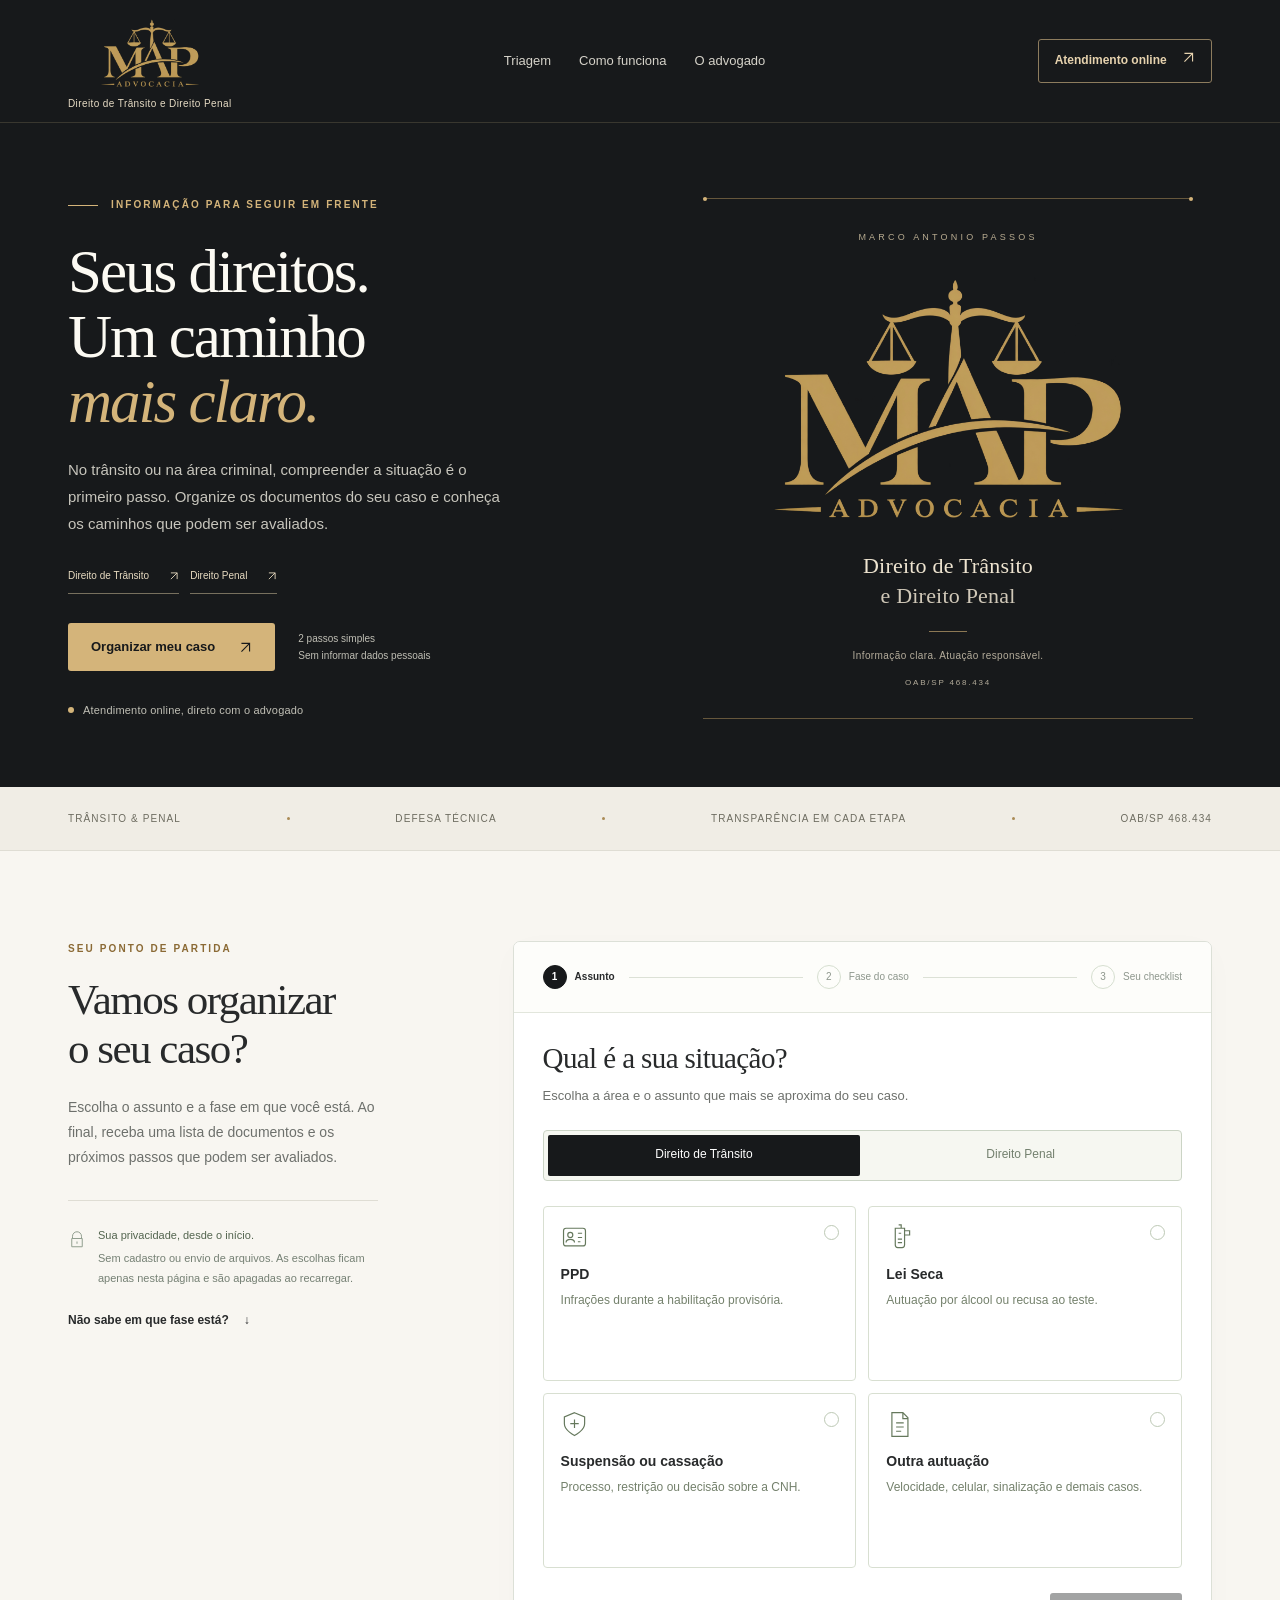
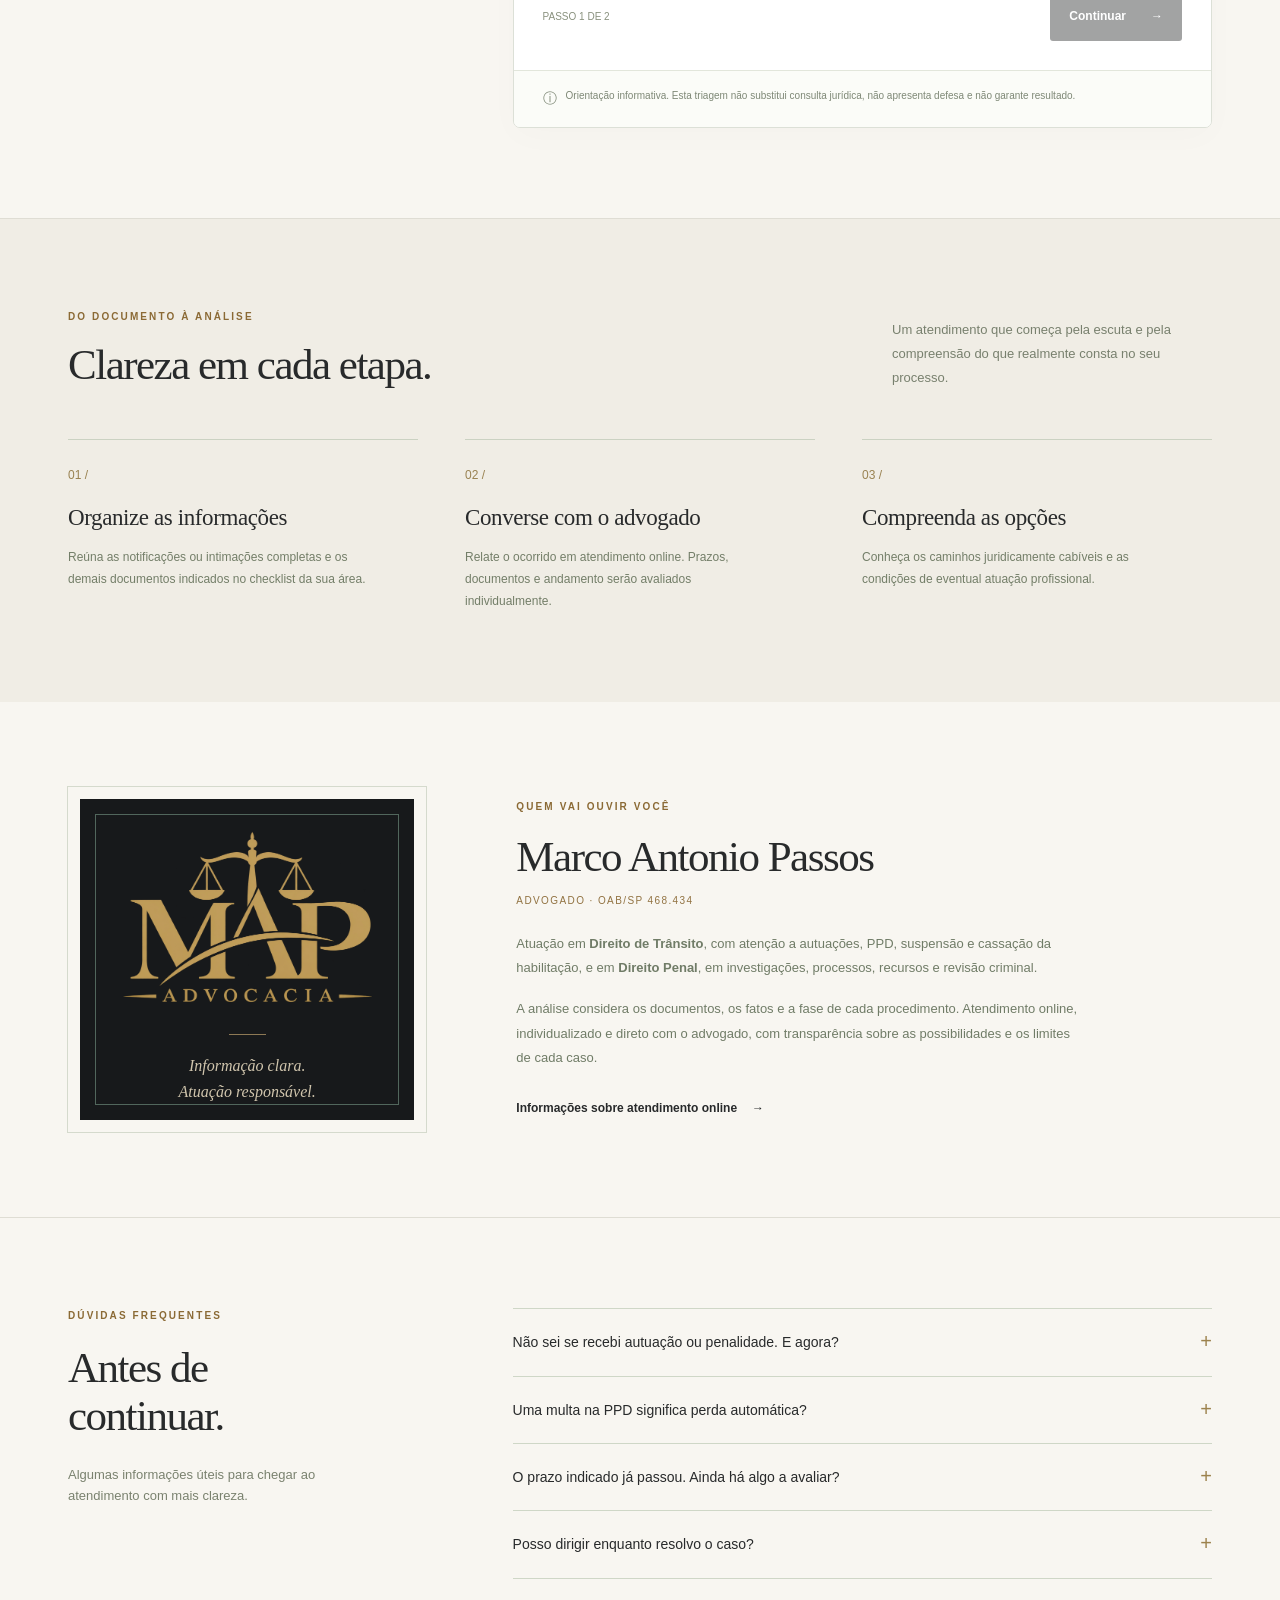
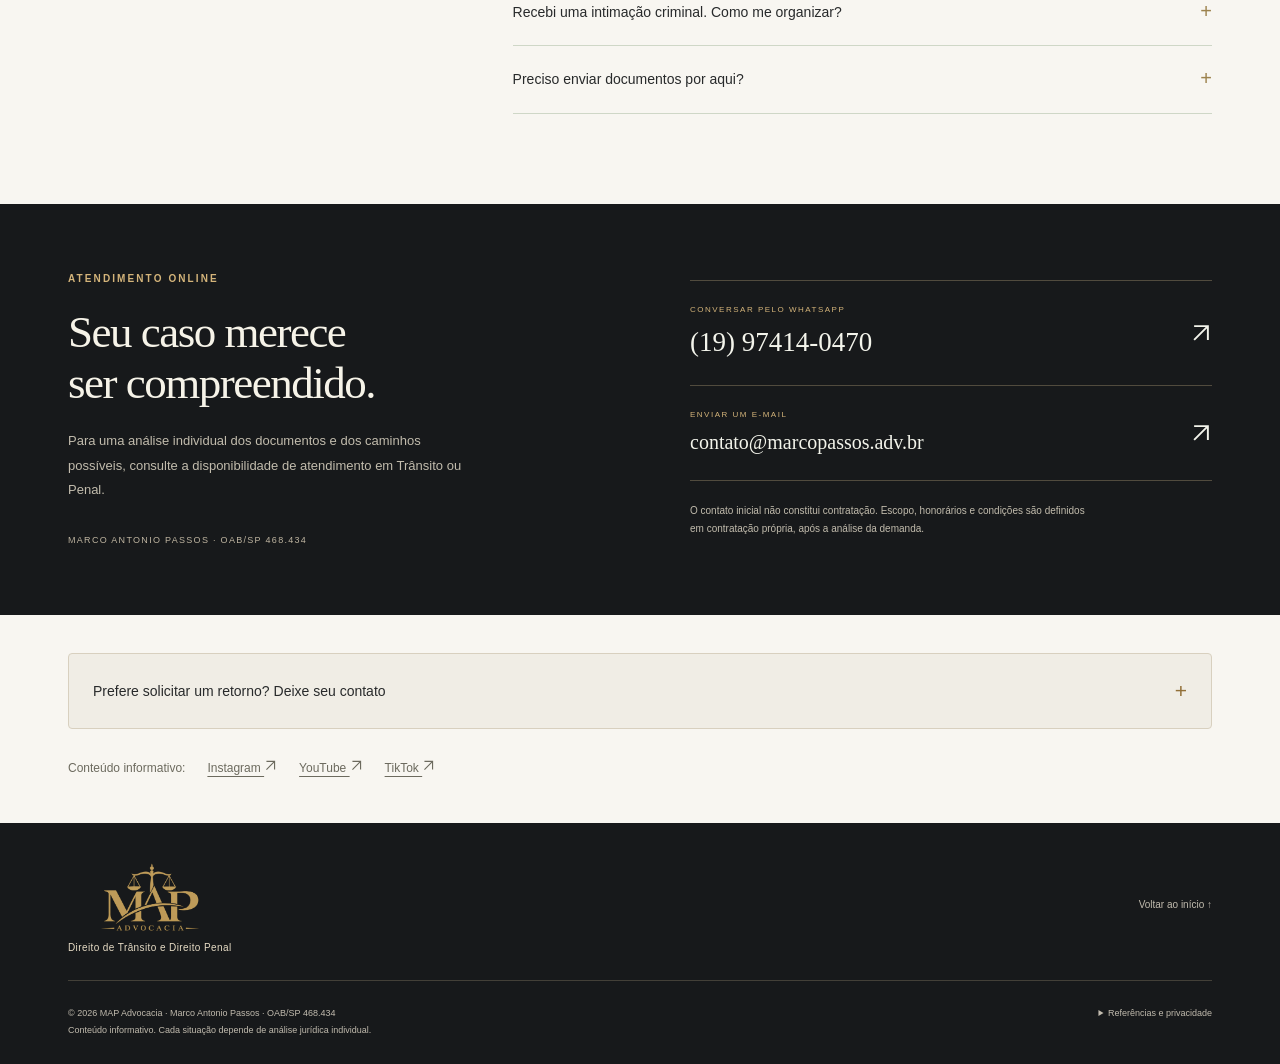
<file: index.html>
<!doctype html>
<html lang="pt-BR">
<head>
  <meta charset="utf-8">
  <meta name="viewport" content="width=device-width, initial-scale=1">
  <meta name="robots" content="index, follow">
  <link rel="canonical" href="https://www.marcopassos.adv.br/">
  <meta name="description" content="MAP Advocacia — Direito de Trânsito e Direito Penal com Marco Antonio Passos. Organize os documentos do seu caso e compreenda os próximos passos para um atendimento online individual.">
  <meta name="theme-color" content="#17191b">
  <title>MAP Advocacia | Direito de Trânsito e Direito Penal</title>
  <link rel="icon" href="favicon.svg" type="image/svg+xml">
  <link rel="preload" as="image" href="map-advocacia.png">
  <link rel="stylesheet" href="styles.css">
  <script src="content.js" defer></script>
  <script src="app.js" defer></script>
  <script src="analytics.js" defer></script>
</head>
<body>
  <a class="skip" href="#triagem">Pular para a triagem</a>
  <header class="site-header">
    <div class="header-inner wrap">
      <a class="brand" href="#inicio" aria-label="MAP Advocacia — Direito de Trânsito e Direito Penal, início"><img class="brand-logo" src="map-advocacia.png" alt="MAP Advocacia" width="1448" height="1086"><span class="brand-practices">Direito de Trânsito <span>e Direito Penal</span></span></a>
      <nav aria-label="Navegação principal"><a href="#triagem">Triagem</a><a href="#como-funciona">Como funciona</a><a href="#sobre">O advogado</a></nav>
      <a class="header-contact" href="#atendimento">Atendimento online <svg class="arrow-icon" viewBox="0 0 16 16" fill="none" aria-hidden="true"><path d="M3 13 13 3M3 3h10v10" stroke="currentColor" stroke-width="1.4"/></svg></a>
    </div>
  </header>
  <main>
    <section id="inicio" class="hero">
      <div class="wrap hero-grid">
        <div class="hero-copy">
          <div class="eyebrow"><span class="short-line"></span> INFORMAÇÃO PARA SEGUIR EM FRENTE</div>
          <h1>Seus direitos.<br>Um caminho<br><em>mais claro.</em></h1>
          <p>No trânsito ou na área criminal, compreender a situação é o primeiro passo. Organize os documentos do seu caso e conheça os caminhos que podem ser avaliados.</p>
          <div class="area-entry"><a href="#triagem" data-start-area="transito">Direito de Trânsito <svg class="arrow-icon" viewBox="0 0 16 16" fill="none" aria-hidden="true"><path d="M3 13 13 3M3 3h10v10" stroke="currentColor" stroke-width="1.4"/></svg></a><a href="#triagem" data-start-area="penal">Direito Penal <svg class="arrow-icon" viewBox="0 0 16 16" fill="none" aria-hidden="true"><path d="M3 13 13 3M3 3h10v10" stroke="currentColor" stroke-width="1.4"/></svg></a></div>
          <div class="hero-actions"><a href="#triagem" class="button gold">Organizar meu caso <svg class="arrow-icon" viewBox="0 0 16 16" fill="none" aria-hidden="true"><path d="M3 13 13 3M3 3h10v10" stroke="currentColor" stroke-width="1.4"/></svg></a><span class="hero-hint">2 passos simples<br>Sem informar dados pessoais</span></div>
          <div class="hero-foot"><span class="status-dot"></span> Atendimento online, direto com o advogado</div>
        </div>
        <div class="brand-panel">
          <span class="brand-panel-eyebrow">MARCO ANTONIO PASSOS</span>
          <img class="hero-brand-logo" src="map-advocacia.png" alt="MAP Advocacia" width="1448" height="1086" fetchpriority="high">
          <p class="brand-panel-practices">Direito de Trânsito<br><span>e Direito Penal</span></p>
          <div class="brand-panel-rule"></div>
          <p class="brand-panel-caption">Informação clara. Atuação responsável.</p>
          <span class="brand-panel-oab">OAB/SP 468.434</span>
        </div>
      </div>
    </section>
    <div class="principles"><div class="wrap"><span>Trânsito & Penal</span><i></i><span>Defesa técnica</span><i></i><span>Transparência em cada etapa</span><i></i><span>OAB/SP 468.434</span></div></div>

    <section id="triagem" class="triage-section section-space">
      <div class="wrap triage-grid">
        <aside class="triage-intro"><div class="eyebrow dark">SEU PONTO DE PARTIDA</div><h2>Vamos organizar<br> o seu caso?</h2><p>Escolha o assunto e a fase em que você está. Ao final, receba uma lista de documentos e os próximos passos que podem ser avaliados.</p><div class="privacy-note"><svg viewBox="0 0 24 24" aria-hidden="true"><path d="M6 10V7a6 6 0 0 1 12 0v3M5 10h14v11H5zM12 14v3"/></svg><p><strong>Sua privacidade, desde o início.</strong>Sem cadastro ou envio de arquivos. As escolhas ficam apenas nesta página e são apagadas ao recarregar.</p></div><a class="text-link" href="#duvidas">Não sabe em que fase está? <span aria-hidden="true">↓</span></a></aside>
        <div class="triage-card" id="triage-card">
          <ol class="stepper" aria-label="Etapas da triagem"><li class="active" data-step="1" aria-current="step"><span>1</span> Assunto</li><li data-step="2"><span>2</span> Fase do caso</li><li data-step="3"><span>3</span> Seu checklist</li></ol>
          <div id="wizard-content"></div>
          <noscript><div class="no-script"><h3>Ative o JavaScript para usar a triagem.</h3><p>Você também pode separar sua habilitação, as notificações completas e os protocolos existentes e consultar os canais de atendimento abaixo.</p><a href="#atendimento">Ver atendimento</a></div></noscript>
          <div class="triage-disclaimer"><span aria-hidden="true">ⓘ</span><p>Orientação informativa. Esta triagem não substitui consulta jurídica, não apresenta defesa e não garante resultado.</p></div>
        </div>
      </div>
    </section>

    <section id="como-funciona" class="how-section section-space"><div class="wrap"><div class="section-heading"><div><div class="eyebrow dark">DO DOCUMENTO À ANÁLISE</div><h2>Clareza em cada etapa.</h2></div><p>Um atendimento que começa pela escuta e pela compreensão do que realmente consta no seu processo.</p></div><div class="process-grid"><article><span class="process-number">01 /</span><h3>Organize as informações</h3><p>Reúna as notificações ou intimações completas e os demais documentos indicados no checklist da sua área.</p></article><article><span class="process-number">02 /</span><h3>Converse com o advogado</h3><p>Relate o ocorrido em atendimento online. Prazos, documentos e andamento serão avaliados individualmente.</p></article><article><span class="process-number">03 /</span><h3>Compreenda as opções</h3><p>Conheça os caminhos juridicamente cabíveis e as condições de eventual atuação profissional.</p></article></div></div></section>

    <section id="sobre" class="about-section"><div class="wrap about-grid"><div class="about-seal" aria-hidden="true"><img class="about-brand-logo" src="map-advocacia.png" alt="" width="1448" height="1086" loading="lazy"><div class="seal-line"></div><p>Informação clara.<br>Atuação responsável.</p></div><div class="about-copy"><div class="eyebrow dark">QUEM VAI OUVIR VOCÊ</div><h2>Marco Antonio Passos</h2><div class="oab">ADVOGADO · OAB/SP 468.434</div><p>Atuação em <strong>Direito de Trânsito</strong>, com atenção a autuações, PPD, suspensão e cassação da habilitação, e em <strong>Direito Penal</strong>, em investigações, processos, recursos e revisão criminal.</p><p>A análise considera os documentos, os fatos e a fase de cada procedimento. Atendimento online, individualizado e direto com o advogado, com transparência sobre as possibilidades e os limites de cada caso.</p><a href="#atendimento" class="text-link">Informações sobre atendimento online <span aria-hidden="true">→</span></a></div></div></section>

    <section id="duvidas" class="faq-section section-space"><div class="wrap faq-grid"><div><div class="eyebrow dark">DÚVIDAS FREQUENTES</div><h2>Antes de<br> continuar.</h2><p>Algumas informações úteis para chegar ao atendimento com mais clareza.</p></div><div class="faq-list"><details><summary>Não sei se recebi autuação ou penalidade. E agora?<span aria-hidden="true">+</span></summary><p>Veja o título do documento e os campos “defesa” ou “recurso”. A notificação de autuação costuma indicar a oportunidade de defesa da autuação; a de penalidade informa a multa aplicada e a via de recurso. Se continuar em dúvida, escolha “Não sei em que fase está” na triagem e obtenha a cópia completa no portal oficial do órgão.</p></details><details><summary>Uma multa na PPD significa perda automática?<span aria-hidden="true">+</span></summary><p>Não conclua o efeito sobre sua habilitação apenas pela existência de um registro. É preciso avaliar a natureza da infração, a data do fato, a responsabilidade atribuída, a validade da PPD e o andamento administrativo. Separe os documentos para uma análise individual.</p></details><details><summary>O prazo indicado já passou. Ainda há algo a avaliar?<span aria-hidden="true">+</span></summary><p>Reúna a notificação, os registros de recebimento e o histórico do processo. A análise pode identificar a fase atual, a regularidade da ciência e a existência de alguma via ainda cabível. Não há reabertura automática de prazo nem garantia de recurso ou medida judicial.</p></details><details><summary>Posso dirigir enquanto resolvo o caso?<span aria-hidden="true">+</span></summary><p>Esta triagem não verifica seu prontuário e não autoriza a condução. Consulte a situação oficial da habilitação no Detran e as decisões do processo. Se houver restrição ou dúvida sobre seus efeitos, esclareça a situação antes de dirigir.</p></details><details><summary>Recebi uma intimação criminal. Como me organizar?<span aria-hidden="true">+</span></summary><p>Guarde o documento completo, identifique a data e a unidade responsável e separe o número do procedimento. Busque orientação de um defensor para compreender a finalidade e preparar o comparecimento. Se há pessoa presa ou ato próximo, não espere reunir todos os documentos para buscar assistência.</p></details><details><summary>Preciso enviar documentos por aqui?<span aria-hidden="true">+</span></summary><p>Não. A triagem não recebe nomes, números de documentos ou arquivos. Se desejar atendimento, você pode usar os canais abaixo ou o formulário opcional de retorno e combinar o envio por um canal adequado. Nunca informe senha gov.br, códigos de acesso ou dados bancários.</p></details></div></div></section>

    <section id="atendimento" class="contact-section"><div class="wrap contact-grid"><div><div class="eyebrow">ATENDIMENTO ONLINE</div><h2>Seu caso merece<br>ser compreendido.</h2><p>Para uma análise individual dos documentos e dos caminhos possíveis, consulte a disponibilidade de atendimento em Trânsito ou Penal.</p><span class="contact-caption">MARCO ANTONIO PASSOS · OAB/SP 468.434</span></div><div class="contact-options"><a class="contact-link" href="https://wa.me/5519974140470?text=Ol%C3%A1%2C%20gostaria%20de%20informa%C3%A7%C3%B5es%20sobre%20atendimento%20online." target="_blank" rel="noopener noreferrer"><span><small>CONVERSAR PELO WHATSAPP</small>(19) 97414-0470</span><svg class="arrow-icon" viewBox="0 0 16 16" fill="none" aria-hidden="true"><path d="M3 13 13 3M3 3h10v10" stroke="currentColor" stroke-width="1.4"/></svg></a><a class="contact-link email-link" href="mailto:contato@marcopassos.adv.br"><span><small>ENVIAR UM E-MAIL</small>contato@marcopassos.adv.br</span><svg class="arrow-icon" viewBox="0 0 16 16" fill="none" aria-hidden="true"><path d="M3 13 13 3M3 3h10v10" stroke="currentColor" stroke-width="1.4"/></svg></a><p>O contato inicial não constitui contratação. Escopo, honorários e condições são definidos em contratação própria, após a análise da demanda.</p></div></div></section>

      <div class="wrap contact-form-wrap">
        <details class="contact-form-details">
          <summary>Prefere solicitar um retorno? Deixe seu contato <span aria-hidden="true">+</span></summary>
          <div class="contact-form-body">
            <h3>Solicitação de retorno</h3>
            <p>Este formulário é opcional e separado da triagem. Informe apenas o necessário para o contato inicial; documentos e detalhes do caso podem ser tratados em canal reservado.</p>
            <form action="https://formspree.io/f/xreaywry" method="POST" class="contact-form">
              <div><label for="contato-nome">Nome</label><input id="contato-nome" name="nome" type="text" autocomplete="name" maxlength="120" required></div>
              <div><label for="contato-telefone">WhatsApp ou telefone</label><input id="contato-telefone" name="contato" type="tel" autocomplete="tel" maxlength="40" required></div>
              <div class="form-full"><label for="contato-mensagem">Assunto geral <span>(opcional)</span></label><textarea id="contato-mensagem" name="mensagem" rows="4" maxlength="1800" placeholder="Descreva brevemente o assunto, sem incluir documentos ou informações sensíveis."></textarea></div>
              <label class="form-consent form-full"><input name="consentimento" type="checkbox" value="Autorizo contato sobre minha solicitação" required><span>Autorizo o uso dos dados informados para responder à minha solicitação. O envio será processado pelo Formspree.</span></label>
              <div class="form-full"><button class="button gold" type="submit">Enviar solicitação de retorno</button><p class="form-disclaimer">O envio não constitui contratação, não suspende prazos e não assegura resposta imediata. Não use o formulário para atendimento urgente.</p></div>
            </form>
          </div>
        </details>
        <div class="social-links" aria-label="Redes sociais"><span>Conteúdo informativo:</span><a href="https://www.instagram.com/adv.mpassos" target="_blank" rel="noopener noreferrer">Instagram <svg class="arrow-icon" viewBox="0 0 16 16" fill="none" aria-hidden="true"><path d="M3 13 13 3M3 3h10v10" stroke="currentColor" stroke-width="1.4"/></svg></a><a href="https://www.youtube.com/@adv.mpassos" target="_blank" rel="noopener noreferrer">YouTube <svg class="arrow-icon" viewBox="0 0 16 16" fill="none" aria-hidden="true"><path d="M3 13 13 3M3 3h10v10" stroke="currentColor" stroke-width="1.4"/></svg></a><a href="https://www.tiktok.com/@dr.mpassos.adv" target="_blank" rel="noopener noreferrer">TikTok <svg class="arrow-icon" viewBox="0 0 16 16" fill="none" aria-hidden="true"><path d="M3 13 13 3M3 3h10v10" stroke="currentColor" stroke-width="1.4"/></svg></a></div>
      </div>
  </main>
  <footer><div class="wrap footer-top"><a class="brand" href="#inicio" aria-label="MAP Advocacia — Direito de Trânsito e Direito Penal, início"><img class="brand-logo" src="map-advocacia.png" alt="MAP Advocacia" width="1448" height="1086"><span class="brand-practices">Direito de Trânsito <span>e Direito Penal</span></span></a><a href="#inicio" class="back-top">Voltar ao início ↑</a></div><div class="wrap footer-bottom"><p>© 2026 MAP Advocacia · Marco Antonio Passos · OAB/SP 468.434<br>Conteúdo informativo. Cada situação depende de análise jurídica individual.</p><details class="references"><summary>Referências e privacidade</summary><p>Informações gerais verificadas em 17/11/2026. Consulte as regras e orientações atuais no órgão competente.</p><p><a href="https://www.planalto.gov.br/ccivil_03/leis/l9503compilado.htm" target="_blank" rel="noopener noreferrer">Código de Trânsito Brasileiro</a> · <a href="https://www.planalto.gov.br/ccivil_03/decreto-lei/del3689.htm" target="_blank" rel="noopener noreferrer">Código de Processo Penal</a> · <a href="https://www.gov.br/prf/pt-br/assuntos/notificacao-por-edital/multas-consuta-em-edital" target="_blank" rel="noopener noreferrer">Notificações — PRF</a> · <a href="https://www.oab.org.br/leisnormas/legislacao/provimentos/205-2021" target="_blank" rel="noopener noreferrer">Publicidade profissional — OAB</a></p><p>A triagem funciona no navegador, sem cadastro ou armazenamento persistente das escolhas. O site utiliza Google Analytics para estatísticas de acesso. Este código não envia as respostas da triagem nem os valores do formulário ao Analytics. Ao enviar a solicitação de retorno, nome, contato, assunto e autorização são encaminhados ao Formspree para processamento e retorno do advogado. A hospedagem pode processar registros técnicos de acesso. WhatsApp, e-mail e links externos seguem as políticas dos respectivos serviços. O assunto e a fase só são incluídos na mensagem se você abrir o botão de WhatsApp do resultado; o envio depende de sua confirmação no aplicativo.</p></details></div></footer>
  <div class="toast" id="toast" role="status" aria-live="polite"></div>
</body>
</html>
</file>
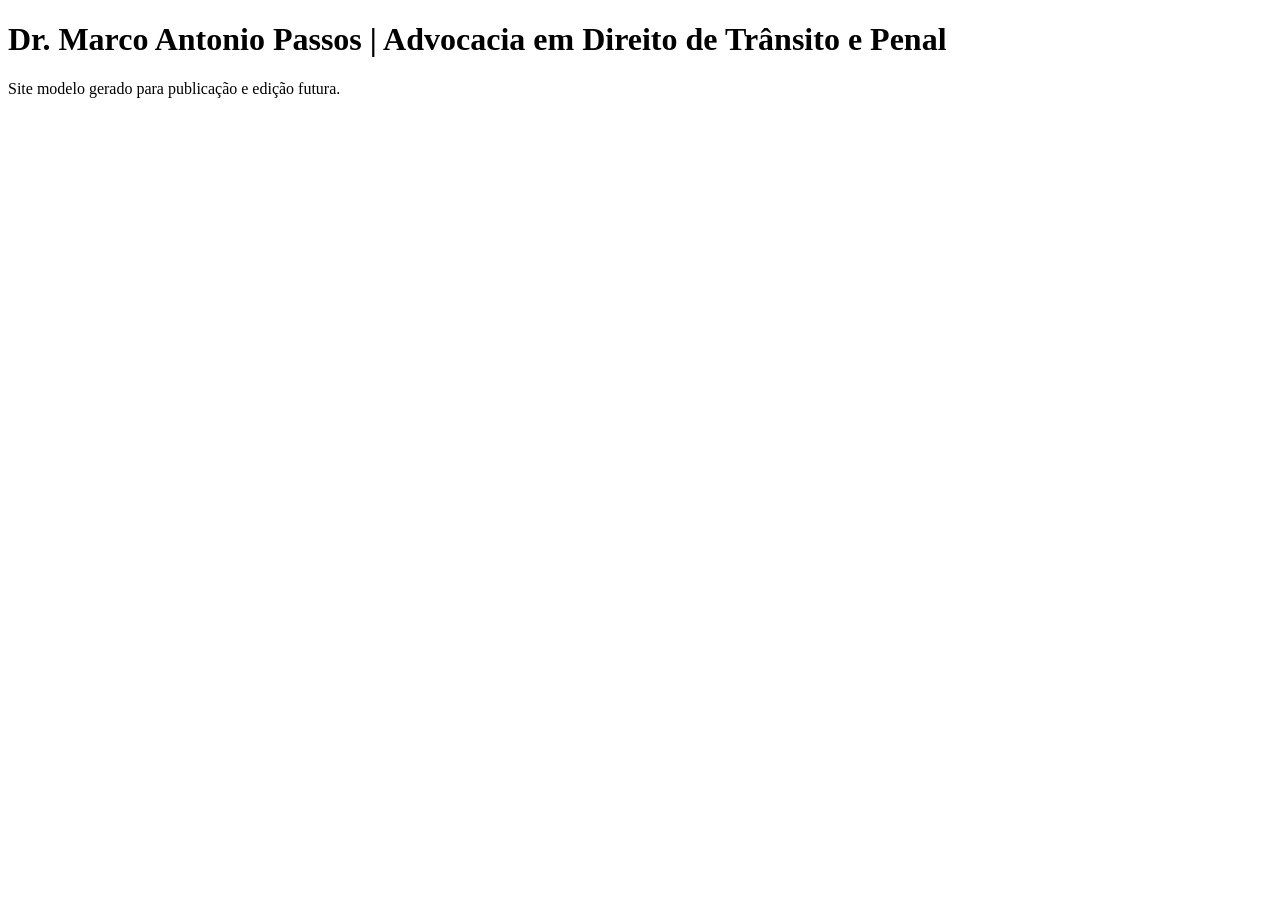
<file: landing_marco_passos.html>
<!doctype html>
<html lang="pt-BR">
<head>
  <meta charset="utf-8">
  <meta name="viewport" content="width=device-width,initial-scale=1">
  <title>Dr. Marco Antonio Passos | Advocacia em Direito de Trânsito e Penal</title>
  <meta name="description" content="Atuação técnica em defesa de condutores e defesa criminal. Multas, suspensão de CNH, recursos administrativos e defesa criminal." />
</head>
<body>
  <h1>Dr. Marco Antonio Passos | Advocacia em Direito de Trânsito e Penal</h1>
  <p>Site modelo gerado para publicação e edição futura.</p>
</body>
</html>
</file>
<file: styles.css>
@charset "UTF-8";
:root{--ink:#163337;--deep:#102c30;--deeper:#0c2427;--gold:#dbbb81;--gold-light:#ebd6b0;--paper:#f8f7f3;--muted:#657270;--line:#dedfd8;--white:#fff;--serif:Georgia,'Times New Roman',serif;--sans:Arial,Helvetica,sans-serif}
*{box-sizing:border-box}html{scroll-behavior:smooth;scroll-padding-top:100px}body{margin:0;background:var(--paper);color:var(--ink);font-family:var(--sans);font-size:16px;line-height:1.65}button,a,input{touch-action:manipulation}a{color:inherit;text-decoration:none}button,input{font:inherit}button{cursor:pointer}button:disabled{cursor:not-allowed}button,a,summary,input{ -webkit-tap-highlight-color:transparent}:focus-visible{outline:3px solid #b18742;outline-offset:5px}button:focus-visible{outline-offset:3px}h1,h2,h3,p{margin:0}h1,h2,h3{line-height:1.14;font-weight:400}h2{font:400 43px/1.13 var(--serif);letter-spacing:-1.5px}h3{font:400 25px/1.2 var(--serif)}.wrap{max-width:1232px;margin:auto;padding-left:44px;padding-right:44px}.skip{position:fixed;z-index:20;top:-70px;left:20px;padding:12px 20px;background:var(--gold);color:var(--deep)}.skip:focus{top:10px}.site-header{background:var(--paper);border-bottom:1px solid #e9e8e1;position:sticky;top:0;z-index:10}.header-inner{height:94px;display:flex;align-items:center;justify-content:space-between;gap:24px}.brand{display:flex;align-items:center;gap:15px;flex-shrink:0}.monogram{position:relative;font:32px/1 var(--serif);letter-spacing:-5px;padding:0 8px 7px 0;color:var(--ink)}.monogram span{height:1px;background:#aa884d;position:absolute;bottom:1px;left:2px;right:2px}.brand-text{font-size:15px;letter-spacing:2px;font-weight:600;line-height:1.4}.brand-text small{display:block;letter-spacing:2.1px;font-size:9px;font-weight:400;margin-top:4px}.header-inner nav{display:flex;gap:28px;font-size:13px;color:#596966}.header-inner nav a:hover,.text-link:hover{text-decoration:underline;text-underline-offset:5px}.header-contact{font-size:12px;font-weight:600;border:1px solid #b5bfb8;padding:11px 16px;border-radius:3px;white-space:nowrap}.header-contact span{margin-left:13px;font-size:18px}.header-contact:hover{background:#eeeee7}.hero{background:var(--deep);color:#fcfaf3;overflow:hidden}.hero-grid{display:grid;grid-template-columns:1.12fr 1fr;gap:52px;align-items:center;padding-top:74px;padding-bottom:68px;min-height:578px}.eyebrow{font-size:10px;letter-spacing:2.1px;font-weight:600;display:flex;align-items:center;gap:13px;color:var(--gold)}.short-line{height:1px;width:30px;background:var(--gold)}.eyebrow.dark{color:#8b6a35}.hero h1{font:400 61px/1.07 var(--serif);letter-spacing:-2px;margin:25px 0 22px}.hero h1 em{color:var(--gold);font-weight:400}.hero-copy>p{font-size:15px;line-height:1.8;color:#c3cfca;max-width:445px}.hero-actions{display:flex;gap:23px;align-items:center;margin:29px 0 30px}.button{min-height:48px;display:inline-flex;align-items:center;justify-content:center;gap:24px;border-radius:3px;padding:13px 22px;border:1px solid transparent;font-size:13px;font-weight:600;line-height:1.4;transition:background .15s,transform .15s}.button.gold{background:var(--gold);color:var(--deep)}.button.gold:hover{background:var(--gold-light);transform:translateY(-1px)}.button.primary{background:var(--deep);color:#fff}.button.primary:hover{background:#244c50}.button.secondary{border-color:#bfc8be;background:transparent;color:var(--deep)}.button.secondary:hover{background:#f0f2ed}.button:disabled{opacity:.4;transform:none}.hero-hint{font-size:10px;line-height:1.7;color:#b6c2bd}.hero-foot{font-size:11px;letter-spacing:.2px;color:#c0ccc5;display:flex;align-items:center;gap:9px}.status-dot{display:inline-block;height:6px;width:6px;border-radius:100%;background:#b5c9aa}.journey-art{height:393px;border:1px solid #48605c;border-radius:5px;background:linear-gradient(135deg,#183a3d88,#102c30);position:relative;max-width:490px;width:100%}.art-top{position:absolute;top:20px;left:23px;right:23px;display:flex;justify-content:space-between;font-size:8px;letter-spacing:1.8px;color:#b5c7bd}.road-art{position:absolute;height:100%;width:100%;left:0;top:30px;opacity:.75}.floating-label{position:absolute;right:21px;top:82px;font-size:10px;display:flex;align-items:center;gap:9px;color:#e3e6d9}.art-pin{background:#d4b47a;color:#173336;width:21px;height:21px;border-radius:50%;display:inline-flex;align-items:center;justify-content:center}.paper-card{position:absolute;right:28px;top:143px;width:288px;background:#f4f2e9;border-radius:4px;transform:rotate(-3deg);color:var(--deep);padding:22px 22px 0;box-shadow:0 13px 25px #06141630}.paper-heading{display:flex;align-items:center;gap:12px;font:19px/1.1 var(--serif);padding-bottom:18px;border-bottom:1px solid #d5d8cc}.paper-heading small{display:block;font:7px/1.3 var(--sans);letter-spacing:1px;margin-top:7px;color:#6f7a70}.document-icon{font:24px/1 var(--serif);border:1px solid #bbc5b7;width:30px;height:35px;display:grid;place-items:center;border-radius:2px}.paper-row{display:flex;align-items:center;padding:12px 0;border-bottom:1px solid #d5d8cc;font-size:10px;gap:12px}.paper-row>span{font-size:8px;color:#879080}.paper-row p{flex:1}.paper-row b{font-weight:400;color:#71865e}.paper-bottom{font-size:8px;color:#657565;padding:12px 0 14px}.art-caption{position:absolute;bottom:21px;left:24px;font-size:7px;letter-spacing:1.5px;line-height:1.8;color:var(--gold)}.art-caption span{display:block;color:#a7bdb1}.principles{border-bottom:1px solid var(--line);background:#f0f0e9}.principles .wrap{min-height:63px;display:flex;justify-content:space-between;align-items:center;gap:15px;font-size:10px;letter-spacing:1.1px;text-transform:uppercase;color:#5d6f67}.principles i{height:3px;width:3px;background:#aa8b55;border-radius:50%;flex-shrink:0}.section-space{padding:90px 0}.triage-grid{display:grid;grid-template-columns:.7fr 1.3fr;gap:68px;align-items:start}.triage-intro{position:sticky;top:135px}.triage-intro h2{margin:18px 0 22px}.triage-intro>p{color:var(--muted);font-size:14px;line-height:1.8;max-width:320px}.privacy-note{display:flex;gap:12px;border-top:1px solid var(--line);padding-top:25px;margin-top:29px;max-width:310px}.privacy-note svg{flex-shrink:0;width:18px;height:22px;stroke:#8f9d8d;fill:none;stroke-width:1.3;margin-top:3px}.privacy-note p{font-size:11px;color:#758074;line-height:1.8}.privacy-note strong{display:block;color:#53654f;font-weight:500;margin-bottom:4px}.text-link{font-size:12px;display:inline-flex;gap:15px;align-items:center;font-weight:600}.triage-intro>.text-link{margin-top:22px}.triage-card{border:1px solid #dce0d7;border-radius:7px;box-shadow:0 8px 34px #18382c05;background:#fff;overflow:hidden;min-width:0}.stepper{list-style:none;display:flex;padding:23px 29px;margin:0;border-bottom:1px solid #e2e6dc;gap:0;background:#fdfdfa}.stepper li{font-size:10px;display:flex;align-items:center;gap:8px;color:#8d968c;flex:1;white-space:nowrap}.stepper li:last-child{flex:0}.stepper li:not(:last-child):after{content:'';height:1px;background:#dce1d6;flex:1;margin:0 14px 0 6px}.stepper li>span{height:24px;width:24px;border:1px solid #d6dfd0;border-radius:50%;display:inline-flex;align-items:center;justify-content:center;flex-shrink:0}.stepper li.active{color:var(--ink);font-weight:600}.stepper li.active>span,.stepper li.complete>span{background:var(--deep);color:#fff;border-color:var(--deep)}#wizard-content{padding:29px}.wizard-heading{font:400 29px/1.15 var(--serif);letter-spacing:-.6px;margin-bottom:9px;scroll-margin-top:125px}.wizard-heading:focus{outline:none}.wizard-subtitle{font-size:12px;color:var(--muted);line-height:1.7}.area-switch{display:flex;margin:23px 0 25px;border:1px solid #cbd4c5;border-radius:4px;padding:4px;background:#f6f7f1;gap:4px}.area-switch button{flex:1;background:transparent;border:0;min-height:41px;font-size:12px;border-radius:2px;color:#73806e}.area-switch button[aria-pressed=true]{background:var(--deep);color:#fff}.area-switch button:hover{color:var(--ink);background:#e5e9dd}.area-switch button[aria-pressed=true]:hover{color:#fff;background:#244c50}.topic-grid{display:grid;grid-template-columns:1fr 1fr;gap:12px}.choice{display:flex;text-align:left;background:#fff;border:1px solid #d8dfd1;border-radius:4px;position:relative;color:var(--ink);transition:border-color .15s,background .15s;min-width:0}.choice:hover{border-color:#a9905c;background:#fcfbf6}.choice[aria-checked=true]{border-color:#927038;background:#f6f5ec;box-shadow:inset 0 0 0 .5px #927038}.topic-choice{min-height:155px;padding:17px;flex-direction:column}.topic-icon{width:27px;height:27px;margin:0 0 14px;fill:none;stroke:#65785c;stroke-width:1.4}.choice-title{font-size:13px;line-height:1.35;font-weight:600;display:block}.choice-description{font-size:10px;line-height:1.65;margin-top:7px;display:block;color:#74816c}.radio-dot{width:15px;height:15px;border:1px solid #bdc9b5;border-radius:50%;flex-shrink:0}.topic-choice .radio-dot{position:absolute;top:18px;right:16px}.choice[aria-checked=true] .radio-dot{border:4px solid #927038;background:#fff}.wizard-actions{display:flex;align-items:center;justify-content:space-between;gap:15px;margin-top:25px}.wizard-actions .button{font-size:12px;padding:12px 18px;gap:25px}.wizard-actions .step-label{font-size:10px;color:#89917e}.back-button{border:0;background:none;padding:9px 0;color:#62725a;font-size:11px;min-height:44px}.back-button:hover{text-decoration:underline}.selection-summary{display:flex;justify-content:space-between;align-items:center;padding:10px 12px;background:#f3f5ed;font-size:10px;margin-bottom:22px;border-radius:3px;gap:12px}.selection-summary strong{font-weight:500}.selection-summary button{background:none;border:0;color:#7d6033;text-decoration:underline;font-size:10px;min-height:30px;flex-shrink:0}.stage-list{display:flex;flex-direction:column;gap:9px;margin-top:23px}.stage-choice{padding:13px 15px;align-items:center;gap:13px;min-height:70px;width:100%}.stage-choice .choice-title{font-size:12px}.stage-choice .choice-description{margin-top:4px;font-size:10px}.stage-choice>span:last-child{min-width:0}.triage-disclaimer{display:flex;align-items:start;gap:9px;border-top:1px solid #e2e6db;padding:16px 29px;color:#7e8876;background:#fbfcf8;font-size:10px;line-height:1.7}.triage-disclaimer>span{font-size:14px}.result-top{display:flex;align-items:center;justify-content:space-between;gap:14px;margin-bottom:10px}.result-tag{font-size:9px;text-transform:uppercase;letter-spacing:1px;color:#7d6033}.restart-button{border:0;background:none;text-decoration:underline;font-size:10px;color:#6c7a62;min-height:30px;padding:0}.result-summary{font-size:11px;color:#6b7860;padding-bottom:20px;margin:9px 0 21px;border-bottom:1px solid #e4e7df}.result-note{border-left:3px solid var(--gold);background:#f7f5ed;padding:14px 15px;margin:22px 0;font-size:11px;color:#5e6e56;line-height:1.8}.result-note strong{display:block;font-size:11px;color:#34492d;margin-bottom:4px}.checklist-header{display:flex;align-items:center;justify-content:space-between;gap:12px;margin-bottom:10px}.checklist-header h4,.next-steps h4{font:400 23px/1.2 var(--serif);margin:0;letter-spacing:-.4px}.checklist-counter{font-size:10px;color:#7c896e;white-space:nowrap}.check-item{display:flex;align-items:start;gap:11px;padding:12px 0;border-bottom:1px solid #ecede6;font-size:11px;color:#53664a;line-height:1.7;cursor:pointer}.check-item input{accent-color:var(--deep);width:17px;height:17px;flex-shrink:0;margin:2px 0 0;cursor:pointer}.check-item:has(input:checked)>span{text-decoration:line-through;color:#929b86}.checklist-help{font-size:10px;line-height:1.8;color:#8b9480;margin-top:12px}.utility-actions{display:flex;gap:10px;flex-wrap:wrap;margin:20px 0 28px}.utility-actions button{font-size:10px;border:1px solid #d7ddcf;background:#fff;border-radius:3px;min-height:40px;padding:9px 13px;color:#4e6544}.utility-actions button:hover{background:#f3f5ec}.next-steps{padding:22px;background:#f1f4eb;border-radius:4px}.next-steps ol{list-style:none;padding:0;margin:15px 0 0;counter-reset:next}.next-steps li{counter-increment:next;display:flex;gap:12px;font-size:11px;line-height:1.8;margin-top:13px;color:#536a47}.next-steps li:before{content:counter(next,decimal-leading-zero);font-size:9px;color:#9e7c44;padding-top:2px}.result-contact{margin-top:23px}.result-contact .button{width:100%;font-size:12px;justify-content:space-between}.result-contact p{font-size:10px;color:#7b886d;line-height:1.8;margin-top:9px}.result-footer{margin-top:22px;padding-top:17px;border-top:1px solid #e4e7dc;display:flex;justify-content:space-between;align-items:center;gap:10px}.result-footer span{font-size:9px;color:#7e8974}.how-section{border-top:1px solid var(--line);background:#f0f0e8}.section-heading{display:flex;justify-content:space-between;gap:80px;align-items:end}.section-heading h2{margin-top:16px}.section-heading>p{max-width:320px;color:#78806e;font-size:13px;line-height:1.85}.process-grid{display:grid;grid-template-columns:repeat(3,1fr);margin-top:49px;gap:47px}.process-grid article{border-top:1px solid #cbd2c2;padding-top:21px}.process-number{font-size:12px;color:#998251}.process-grid h3{font-size:23px;margin:17px 0 14px;letter-spacing:-.4px}.process-grid p{font-size:12px;color:#737e68;line-height:1.85;max-width:300px}.about-section{padding:85px 0;border-bottom:1px solid var(--line)}.about-grid{display:grid;grid-template-columns:.68fr 1.32fr;gap:90px;align-items:center}.about-seal{background:var(--deep);min-height:328px;display:flex;flex-direction:column;align-items:center;justify-content:center;position:relative;border:12px solid var(--paper);outline:1px solid #d5dacd}.about-seal:before{content:'';position:absolute;inset:15px;border:1px solid #51665c}.about-seal>span{font:76px/1 var(--serif);letter-spacing:-12px;padding-right:10px;color:var(--gold)}.about-seal small{color:var(--gold);font-size:8px;letter-spacing:4px;margin-top:14px}.seal-line{height:1px;width:37px;background:#677d68;margin:23px 0 18px}.about-seal p{font:italic 16px/1.6 var(--serif);text-align:center;color:#c2cec0}.about-copy h2{margin:17px 0 12px}.oab{font-size:10px;letter-spacing:1.4px;color:#917241;margin-bottom:22px}.about-copy>p{color:#707c67;font-size:13px;line-height:1.9;margin-bottom:16px;max-width:565px}.about-copy .text-link{margin-top:12px}.faq-grid{display:grid;grid-template-columns:.7fr 1.3fr;gap:68px}.faq-grid h2{margin-top:19px}.faq-grid>div>p{font-size:13px;color:#7a826f;max-width:270px;margin-top:23px}.faq-list{border-top:1px solid #cfd7c7}.faq-list details{border-bottom:1px solid #cfd7c7;padding:0 0 0}.faq-list summary{font-size:13px;font-weight:500;cursor:pointer;display:flex;justify-content:space-between;gap:25px;padding:22px 0;list-style:none;line-height:1.6;min-height:64px}.faq-list summary::-webkit-details-marker{display:none}.faq-list summary>span{color:#9c824d;font-size:20px;line-height:1;flex-shrink:0}.faq-list details[open] summary>span{transform:rotate(45deg)}.faq-list details p{font-size:12px;line-height:1.9;color:#7a846f;padding:0 25px 22px 0}.contact-section{padding:67px 0;background:var(--deep);color:#f3f4eb}.contact-grid{display:grid;grid-template-columns:1fr 1fr;gap:100px;align-items:center}.contact-grid h2{font-size:45px;color:#f6f3e8;margin:20px 0}.contact-grid>div>p{font-size:13px;color:#b6c7b7;max-width:395px;line-height:1.9}.contact-caption{display:block;font-size:9px;letter-spacing:1.3px;margin-top:30px;color:#b1bfae}.contact-link{border-top:1px solid #49614f;padding:23px 0;display:flex;justify-content:space-between;align-items:center;gap:15px;font:27px/1.5 var(--serif)}.contact-link:hover{color:var(--gold)}.contact-link small{display:block;font:8px/1.5 var(--sans);letter-spacing:1.5px;color:var(--gold);margin-bottom:6px}.email-link{font-size:20px;border-bottom:1px solid #49614f}.contact-options>p{font-size:10px!important;line-height:1.8!important;margin-top:21px;color:#a3b79e!important}footer{background:#edece4;color:#65735a;padding:34px 0 25px}.footer-top{display:flex;align-items:center;justify-content:space-between;gap:20px}.private-badge{font-size:9px;display:flex;align-items:center;gap:7px}.private-badge svg{stroke:#738167;fill:none;stroke-width:1.4;width:12px;height:15px}.back-top{font-size:10px}.back-top:hover{text-decoration:underline}.footer-bottom{display:flex;justify-content:space-between;gap:40px;padding-top:25px;margin-top:26px;position:relative}.footer-bottom:before{content:'';position:absolute;height:1px;background:#d3d8c8;top:0;left:44px;right:44px}.footer-bottom>p{font-size:9px;line-height:1.9;max-width:400px}.references{max-width:430px;font-size:9px;line-height:1.9}.references summary{cursor:pointer;text-align:right}.references p{margin:12px 0}.references a{text-decoration:underline;text-underline-offset:3px}.toast{position:fixed;z-index:30;bottom:25px;left:50%;transform:translate(-50%,25px);background:var(--deep);color:#fff;padding:12px 24px;border-radius:4px;font-size:12px;box-shadow:0 4px 20px #0002;opacity:0;pointer-events:none;transition:all .2s;max-width:calc(100% - 30px);text-align:center}.toast.show{opacity:1;transform:translate(-50%,0)}.no-script{padding:29px}.no-script p{font-size:13px;margin:15px 0}.area-entry{display:flex;gap:11px;margin:22px 0 0}.area-entry a{font-size:10px;min-height:35px;display:inline-flex;align-items:center;gap:20px;border-bottom:1px solid #607467;color:#e0d9bd}.area-entry a:hover{color:var(--gold)}.hero-foot{margin-top:23px}
@media(min-width:1440px){.wrap{max-width:1320px}.hero-grid{gap:90px}.hero h1{font-size:67px}.hero-grid{padding-top:87px;padding-bottom:82px}.journey-art{height:415px}.paper-card{top:158px;right:35px;width:307px}.triage-grid{gap:100px}}
@media(max-width:1050px){.wrap{padding-left:30px;padding-right:30px}.header-inner nav{gap:20px}.hero-grid{gap:25px}.hero h1{font-size:51px}.journey-art{height:368px}.paper-card{width:250px;right:20px;top:135px;padding:18px 18px 0}.paper-heading{font-size:17px}.floating-label{font-size:9px;right:15px}.triage-grid,.faq-grid{grid-template-columns:.62fr 1.38fr;gap:36px}.triage-intro h2{font-size:36px}.stepper{padding:21px}.stepper li:not(:last-child):after{margin-left:3px;margin-right:8px}#wizard-content{padding:23px}.triage-disclaimer{padding:16px 23px}.process-grid{gap:28px}.about-grid{gap:55px}.contact-grid{gap:55px}.footer-bottom:before{left:30px;right:30px}}
@media(max-width:800px){.header-inner{height:80px}.header-inner nav{display:none}.brand-text{font-size:13px}.brand-text small{font-size:8px}.header-contact{font-size:11px;padding:9px 12px}.hero-grid{padding-top:52px;padding-bottom:50px;gap:20px;grid-template-columns:1.1fr 1fr}.hero h1{font-size:43px}.hero-copy>p{font-size:13px}.hero-actions{align-items:start;flex-direction:column;gap:13px;margin:24px 0}.hero-hint br{display:none}.hero-hint{font-size:9px}.journey-art{height:328px}.paper-card{top:122px;width:215px;right:12px}.paper-heading{font-size:15px;gap:9px}.paper-row{font-size:9px;padding:10px 0}.paper-bottom{font-size:7px}.art-top{left:15px;right:15px;font-size:6px}.floating-label{font-size:8px;right:12px;top:80px}.art-caption{font-size:6px;bottom:13px;left:14px}.principles .wrap{font-size:8px;min-height:57px;gap:10px}.section-space{padding:65px 0}.triage-grid{grid-template-columns:1fr;gap:32px}.triage-intro{position:static;display:grid;grid-template-columns:1fr 1fr;gap:0 30px}.triage-intro .eyebrow{grid-column:1/-1}.triage-intro h2{grid-column:1;grid-row:2;font-size:39px}.triage-intro>p{grid-column:1;grid-row:3}.privacy-note{grid-column:2;grid-row:2/4;align-self:center;margin-top:0}.triage-intro>.text-link{grid-column:1;margin-top:17px}#wizard-content{padding:29px}.stepper{padding:22px 29px}.triage-disclaimer{padding:16px 29px}.topic-choice{min-height:145px}.section-heading{gap:30px}.section-heading h2{font-size:37px}.section-heading>p{font-size:12px;max-width:230px}.process-grid{gap:25px}.process-grid h3{font-size:21px}.process-grid p{font-size:11px}.about-grid{grid-template-columns:.7fr 1.3fr;gap:38px}.about-copy h2{font-size:33px}.about-copy>p{font-size:12px}.about-seal{min-height:300px}.about-seal>span{font-size:65px}.faq-grid{grid-template-columns:.6fr 1.4fr;gap:35px}.contact-grid{gap:35px}.contact-grid h2{font-size:38px}.contact-link{font-size:23px}.email-link{font-size:17px}.footer-top{flex-wrap:wrap}.private-badge{margin-left:auto}.back-top{display:none}.footer-bottom>p{max-width:290px}.references{max-width:330px}.area-entry{gap:18px}.area-entry a{gap:10px}}
@media(max-width:600px){html{scroll-padding-top:84px}.wrap{padding-left:23px;padding-right:23px}.header-inner{height:75px;gap:10px}.brand{gap:10px}.monogram{font-size:29px}.brand-text{font-size:11px;letter-spacing:1.4px}.brand-text small{font-size:7px;letter-spacing:1.4px}.header-contact{border:0;padding:8px 0;font-size:10px}.header-contact span{margin-left:3px;font-size:15px}.hero-grid{grid-template-columns:1fr;padding-top:41px;padding-bottom:37px;gap:32px}.eyebrow{font-size:8px;letter-spacing:1.6px}.hero h1{font-size:49px;letter-spacing:-1.8px;margin-top:21px;margin-bottom:20px}.hero-copy>p{font-size:13px;line-height:1.9;max-width:440px}.hero-actions{flex-direction:row;gap:16px;align-items:center;margin:25px 0 0}.hero-hint{font-size:8px;max-width:97px;line-height:1.8}.hero-hint br{display:block}.hero-actions>.button{font-size:11px;gap:20px;padding:13px 17px;min-height:48px;flex-shrink:0}.hero-foot{font-size:9px;margin-top:23px}.journey-art{height:248px;max-width:none}.art-top{top:16px;font-size:6px}.road-art{height:100%;width:90%;top:5px;left:0}.paper-card{top:65px;right:25px;width:231px;padding:16px 18px 0;transform:rotate(-3deg)}.paper-heading{font-size:16px;padding-bottom:11px}.paper-heading small{font-size:6px;margin-top:5px}.document-icon{width:24px;height:28px;font-size:20px}.paper-row{font-size:9px;padding:9px 0}.paper-bottom{padding:10px 0;font-size:7px}.floating-label{top:40px;right:22px;font-size:8px;gap:6px}.art-pin{height:16px;width:16px;font-size:9px}.art-caption{bottom:16px;left:16px;max-width:60px;font-size:6px}.principles .wrap{flex-wrap:wrap;justify-content:center;column-gap:15px;row-gap:5px;padding-top:15px;padding-bottom:15px;min-height:66px;font-size:7px}.principles i:nth-of-type(2){display:none}.principles span{flex-basis:40%;text-align:center}.section-space{padding:48px 0}.triage-grid{gap:26px}.triage-intro{display:block}.triage-intro h2{font-size:38px;margin:15px 0 18px}.triage-intro h2 br{display:none}.triage-intro>p{max-width:none;font-size:12px;line-height:1.9}.privacy-note{margin-top:21px;padding-top:18px;max-width:none;gap:10px}.privacy-note p{font-size:10px}.privacy-note strong{margin-bottom:2px}.triage-intro>.text-link{font-size:10px;margin-top:14px}.triage-card{border-radius:5px}.stepper{padding:18px 17px}.stepper li{font-size:9px;gap:6px}.stepper li>span{height:20px;width:20px;font-size:9px}.stepper li:not(:last-child):after{margin:0 8px}.stepper li:last-child{flex:1}.stepper li:last-child:after{display:none}#wizard-content{padding:23px 18px}.wizard-heading{font-size:27px}.wizard-subtitle{font-size:11px}.area-switch{margin:20px 0 20px}.area-switch button{font-size:11px;min-height:42px}.topic-grid{gap:10px}.topic-choice{padding:15px 12px;min-height:151px}.topic-icon{width:25px;height:25px;margin-bottom:14px}.choice-title{font-size:11px}.choice-description{font-size:9px;line-height:1.7}.topic-choice .radio-dot{right:13px;top:16px}.radio-dot{width:14px;height:14px}.wizard-actions{margin-top:22px}.wizard-actions .button{font-size:11px;gap:20px;min-height:46px}.wizard-actions .step-label{font-size:9px}.triage-disclaimer{padding:14px 18px;font-size:9px;gap:7px}.triage-disclaimer p{line-height:1.8}.stage-list{margin-top:19px}.stage-choice{padding:13px 12px;gap:11px;min-height:73px}.stage-choice .choice-title{font-size:11px}.stage-choice .choice-description{font-size:9px}.selection-summary{font-size:9px;margin-bottom:19px}.selection-summary button{font-size:9px}.result-tag{font-size:8px;letter-spacing:.7px}.restart-button{font-size:9px}.result-summary{font-size:10px}.checklist-header h4,.next-steps h4{font-size:22px}.checklist-counter{font-size:9px}.check-item{font-size:11px;padding:13px 0;gap:10px}.check-item input{width:18px;height:18px}.result-note{padding:12px;font-size:10px}.result-note strong{font-size:10px}.utility-actions{gap:8px}.utility-actions button{font-size:9px;padding:10px;min-height:42px}.next-steps{padding:20px 15px}.next-steps li{font-size:10px;gap:9px}.result-contact .button{font-size:11px;padding-left:15px;padding-right:15px}.result-contact p{font-size:9px}.result-footer span{font-size:8px}.result-footer .back-button{font-size:10px}.section-heading{display:block}.section-heading h2{font-size:35px}.section-heading>p{max-width:none;font-size:12px;margin-top:20px}.process-grid{grid-template-columns:1fr;margin-top:30px;gap:25px}.process-grid article{padding-top:17px;display:grid;grid-template-columns:45px 1fr;column-gap:12px}.process-number{grid-row:1/3;grid-column:1;margin-top:2px;font-size:11px}.process-grid h3{grid-column:2;margin:0 0 11px;font-size:23px}.process-grid p{grid-column:2;max-width:none;font-size:11px;line-height:1.9}.about-section{padding:46px 0}.about-grid{grid-template-columns:1fr;gap:32px}.about-seal{min-height:205px;outline:none;border:0}.about-seal:before{inset:12px}.about-seal>span{font-size:56px}.about-seal small{margin-top:8px;font-size:7px}.seal-line{margin:14px 0 12px;width:30px}.about-seal p{font-size:13px;line-height:1.4}.about-copy h2{font-size:35px;margin-top:16px}.oab{font-size:9px;margin-bottom:18px}.about-copy>p{font-size:12px}.about-copy .text-link{font-size:11px}.faq-grid{grid-template-columns:1fr;gap:25px}.faq-grid h2{font-size:35px;margin-top:13px}.faq-grid h2 br{display:none}.faq-grid>div>p{font-size:12px;max-width:none;margin-top:17px}.faq-list summary{font-size:12px;padding:19px 0;gap:15px}.faq-list details p{font-size:11px;padding-right:15px}.contact-section{padding:45px 0}.contact-grid{grid-template-columns:1fr;gap:30px}.contact-grid h2{font-size:39px;margin:17px 0}.contact-grid>div>p{font-size:12px}.contact-caption{font-size:8px;margin-top:22px}.contact-link{font-size:27px;padding:20px 0}.contact-link small{font-size:8px}.email-link{font-size:20px}.contact-options>p{font-size:9px!important;margin-top:17px}footer{padding:28px 0 23px}.footer-top{gap:21px}.private-badge{margin:0;font-size:8px;flex-basis:100%}.footer-bottom{display:block;padding-top:20px;margin-top:22px}.footer-bottom:before{left:23px;right:23px}.footer-bottom>p{font-size:8px;max-width:none}.references{font-size:8px;max-width:none;margin-top:17px}.references summary{text-align:left}.area-entry{margin-top:19px;gap:22px}.area-entry a{font-size:9px;min-height:32px;gap:19px}}
@media(max-width:360px){.wrap{padding-left:18px;padding-right:18px}.brand-text{font-size:10px}.hero h1{font-size:44px}.hero-actions{gap:10px}.hero-actions>.button{font-size:10px;padding:12px 13px}.hero-hint{font-size:7px}.paper-card{right:13px;width:215px}.stepper{padding:17px 13px}.stepper li{font-size:8px}.stepper li:not(:last-child):after{margin:0 5px}#wizard-content{padding-left:14px;padding-right:14px}.topic-choice{padding-left:10px;padding-right:10px}.choice-title{font-size:10px}.choice-description{font-size:8px}.email-link{font-size:18px}}
@media(prefers-reduced-motion:reduce){html{scroll-behavior:auto}*,*:before,*:after{transition:none!important;animation:none!important}}
.arrow-icon{width:13px;height:13px;display:inline-block;flex-shrink:0}.header-contact .arrow-icon{margin-left:12px}.area-entry .arrow-icon{width:10px;height:10px}.contact-link>.arrow-icon{width:22px;height:22px}.paper-row>.arrow-icon{width:10px;height:10px;color:#71865e}.choice-title{font-size:14px}.choice-description{font-size:12px}.topic-choice{min-height:175px}.wizard-subtitle{font-size:13px}.stage-choice .choice-title{font-size:13px}.stage-choice .choice-description{font-size:12px}.check-item{font-size:13px}.checklist-help,.result-contact p{font-size:11px}.result-note,.result-note strong,.next-steps li{font-size:12px}.result-summary{font-size:12px}.utility-actions button{font-size:11px}.faq-list summary{font-size:14px}.faq-list details p{font-size:13px}
@media(max-width:600px){.choice-title{font-size:13px}.choice-description{font-size:11px;line-height:1.6}.topic-choice{min-height:179px}.wizard-subtitle{font-size:12px}.area-switch button{font-size:12px}.stage-choice .choice-title{font-size:13px}.stage-choice .choice-description{font-size:11px}.stage-choice{padding-top:14px;padding-bottom:14px}.check-item{font-size:13px}.checklist-help,.result-contact p{font-size:11px}.result-note,.result-note strong,.next-steps li{font-size:12px}.result-summary{font-size:12px}.utility-actions button{font-size:11px}.faq-list summary{font-size:14px}.faq-list details p{font-size:13px}.triage-disclaimer{font-size:11px}.wizard-actions .button{font-size:12px}.result-contact .button{font-size:12px}.privacy-note p{font-size:11px}.header-contact .arrow-icon{margin-left:4px;width:11px;height:11px}.hero-hint{font-size:9px}.hero-copy>p{font-size:14px}.hero-foot{font-size:10px}.area-entry a{font-size:11px;gap:15px}.triage-intro>p{font-size:14px}.process-grid p{font-size:13px}.about-copy>p{font-size:14px}.contact-grid>div>p{font-size:14px}.faq-grid>div>p{font-size:14px}.contact-options>p{font-size:11px!important}.footer-bottom>p,.references{font-size:10px}.private-badge{font-size:10px}.selection-summary{font-size:11px}.selection-summary button{font-size:11px}.result-footer .back-button{font-size:12px}.checklist-counter{font-size:10px}}
/* MAP Advocacia: the principal mark, with both practice areas in live text. */
:root{--ink:#282a2b;--deep:#17191b;--deeper:#111213;--gold:#d4b47a;--gold-light:#ebd6b0;--paper:#f8f6f1;--muted:#6d706c;--line:#dfddd4}
html{scroll-padding-top:140px}.site-header{background:var(--deep);border-color:#39372f}.header-inner{height:116px}.brand{flex-direction:column;gap:3px;align-items:center}.brand-logo{display:block;object-fit:contain;width:108px;height:81px}.brand-practices{color:#e7dcc5;font-size:9px;line-height:1.3;letter-spacing:.4px;white-space:nowrap}.header-inner nav{color:#d5d2c9}.header-contact{color:#e6d2ae;border-color:#8d7c5e}.header-contact:hover{background:#302d26}.hero-grid{gap:65px}.hero-copy>p{color:#c7c5bc}.hero-hint,.hero-foot{color:#c0bfb5}.status-dot{background:var(--gold)}.area-entry a{color:#e8dbc1;border-color:#77705e}.brand-panel{display:flex;flex-direction:column;align-items:center;justify-content:center;width:100%;min-height:436px;max-width:490px;position:relative;padding:31px 20px 28px;text-align:center;border-top:1px solid #66573c;border-bottom:1px solid #66573c}.brand-panel:before,.brand-panel:after{content:'';position:absolute;width:4px;height:4px;background:var(--gold);border-radius:50%;top:-2px}.brand-panel:before{left:0}.brand-panel:after{right:0}.brand-panel-eyebrow{font-size:9px;letter-spacing:3.2px;color:#b9ac91}.hero-brand-logo{display:block;object-fit:contain;width:min(100%,385px);height:auto;margin:11px 0 7px}.brand-panel-practices{font:400 22px/1.35 var(--serif);letter-spacing:.2px;color:#eee4d0}.brand-panel-practices span{color:#d0c8b8}.brand-panel-rule{width:38px;height:1px;background:#8c7854;margin:20px 0 16px}.brand-panel-caption{font-size:10px;color:#b4ac9b;letter-spacing:.4px}.brand-panel-oab{font-size:8px;color:#b4ac9b;letter-spacing:1.8px;margin-top:12px}.button.primary:hover,.area-switch button[aria-pressed=true]:hover{background:#37352e}.about-seal{min-height:345px}.about-brand-logo{display:block;width:83%;height:auto;max-width:275px}.about-seal p{color:#d0c5ad}.seal-line{background:#8d7955;margin-top:13px}.triage-intro{top:150px}.wizard-heading{scroll-margin-top:145px}.principles{background:#f0ede5}.principles .wrap{color:#6d6c60}.how-section{background:#f0ede5}footer{background:#17191b;color:#c1bbae}.private-badge svg{stroke:#bdad8f}.footer-bottom:before{background:#434038}.references a{color:#d8bd8e}.contact-link{border-color:#514b3e}.email-link{border-color:#514b3e}.contact-grid>div>p,.contact-options>p{color:#c2bcad!important}.contact-caption{color:#bfb5a1}
@media(max-width:1050px){.hero-grid{gap:35px}.brand-panel{min-height:400px}.hero-brand-logo{width:330px;max-width:100%}.brand-practices{font-size:8px}.header-inner nav{gap:22px}.brand-logo{width:100px;height:75px}}
@media(max-width:800px){.header-inner{height:108px}.brand-logo{width:100px;height:75px}.brand-practices{font-size:9px}.brand-panel{min-height:365px;padding:25px 10px}.brand-panel-practices{font-size:20px}.brand-panel-eyebrow{font-size:8px;letter-spacing:2.3px}.brand-panel-caption{font-size:9px}.hero-grid{gap:25px}.triage-intro{top:auto}.about-seal{min-height:300px}}
@media(max-width:600px){html{scroll-padding-top:120px}.header-inner{height:101px;gap:14px}.brand{gap:2px}.brand-logo{width:93px;height:70px}.brand-practices{font-size:8px;letter-spacing:.1px}.header-contact{font-size:10px;line-height:1.5;border-bottom:1px solid #726143;padding:7px 0;flex-shrink:0}.hero-grid{gap:35px}.brand-panel{min-height:0;padding:24px 15px 22px;margin:0 auto;width:100%;max-width:390px}.brand-panel-eyebrow{font-size:8px;letter-spacing:2.2px}.hero-brand-logo{width:255px;margin:8px 0 4px}.brand-panel-practices{font-size:21px;line-height:1.35}.brand-panel-practices br{display:none}.brand-panel-practices span{display:block}.brand-panel-rule{margin:18px 0 14px}.brand-panel-caption{font-size:10px}.brand-panel-oab{font-size:8px}.wizard-heading{scroll-margin-top:128px}.about-seal{min-height:265px}.about-brand-logo{width:210px;max-width:75%}.about-seal .seal-line{margin:8px 0 14px}.footer-top{justify-content:center;text-align:center}.footer-top>.brand{width:100%}.footer-top .brand-logo{width:120px;height:90px}.footer-top .brand-practices{font-size:9px}.private-badge{justify-content:center}.footer-bottom{text-align:center}.references summary{text-align:center}}
@media(max-width:360px){.header-inner{gap:10px}.brand-practices{font-size:7.4px}.header-contact{font-size:9px}.brand-logo{width:88px;height:66px}}
@media print{body{background:#fff;font-size:11pt}.site-header,.hero,.principles,.triage-intro,.how-section,.about-section,.faq-section,.contact-section,footer,.stepper,.triage-disclaimer,.area-switch,.utility-actions,.result-contact,.result-footer,.restart-button,.skip,.toast{display:none!important}.triage-section{padding:0}.triage-grid{display:block}.wrap{padding:0}.triage-card{border:0;box-shadow:none}#wizard-content{padding:0}.check-item{font-size:10pt}.result-note,.next-steps{background:#fff;border:1px solid #ccc}.next-steps li{font-size:10pt}h4{break-after:avoid}.check-item,.next-steps li{break-inside:avoid}.result-summary{font-size:10pt}.checklist-help{font-size:9pt}}

/* Keep the practice-area descriptor legible in the compact header. */
.header-inner{height:122px}.brand-practices{font-size:10px}
@media(max-width:800px){.header-inner{height:116px}}
@media(max-width:600px){.header-inner{height:114px}.brand-practices{font-size:10px;line-height:1.3;white-space:normal}.brand-practices>span{display:block}.brand-logo{width:93px;height:70px}.footer-top .brand-practices{font-size:11px}.header-contact{font-size:11px}html{scroll-padding-top:135px}.wizard-heading{scroll-margin-top:142px}}
@media(max-width:360px){.brand-practices{font-size:9.5px}.header-contact{font-size:10px}}

/* Optional contact form, retaining the existing Formspree destination. */
.contact-form-wrap{padding-top:38px;padding-bottom:44px}.contact-form-details{background:#f0ede5;border:1px solid #d8d0bf;border-radius:4px;overflow:hidden}.contact-form-details>summary{display:flex;justify-content:space-between;gap:20px;align-items:center;padding:20px 24px;cursor:pointer;font-size:14px;list-style:none}.contact-form-details>summary::-webkit-details-marker{display:none}.contact-form-details>summary>span{font-size:21px;color:#927038}.contact-form-details[open]>summary{border-bottom:1px solid #d8d0bf}.contact-form-details[open]>summary>span{transform:rotate(45deg)}.contact-form-body{padding:26px}.contact-form-body>p{font-size:13px;line-height:1.8;max-width:800px;margin-top:14px;color:#6d706c}.contact-form{display:grid;grid-template-columns:1fr 1fr;gap:20px;margin-top:24px}.contact-form label{display:block;font-size:13px;font-weight:500;margin-bottom:8px}.contact-form label>span{font-weight:400}.contact-form input[type=text],.contact-form input[type=tel],.contact-form textarea{display:block;width:100%;border:1px solid #bdb9ac;border-radius:3px;background:#fff;color:#282a2b;font:16px/1.5 Arial,sans-serif;padding:12px 13px}.contact-form textarea{resize:vertical;min-height:118px}.form-full{grid-column:1/-1}.contact-form .form-consent{display:flex;gap:12px;align-items:start;font-size:12px;line-height:1.8;margin-bottom:0}.form-consent input{accent-color:#17191b;width:18px;height:18px;flex-shrink:0;margin:3px 0 0}.form-disclaimer{font-size:11px;color:#737468;line-height:1.8;margin-top:13px}.social-links{display:flex;flex-wrap:wrap;gap:22px;align-items:center;margin-top:30px;font-size:12px;color:#6c6a5e}.social-links>a{text-decoration:underline;text-underline-offset:4px}.social-links>a:hover{color:#927038}
@media(max-width:600px){.contact-form-wrap{padding-top:28px;padding-bottom:30px}.contact-form-details>summary{padding:18px;font-size:14px}.contact-form-body{padding:20px 18px}.contact-form{grid-template-columns:1fr;gap:18px}.contact-form-body>p{font-size:13px}.contact-form label{font-size:14px}.contact-form .form-consent{font-size:12px}.contact-form .button{width:100%}.form-disclaimer{font-size:12px}.social-links{column-gap:20px;row-gap:12px;font-size:13px}.social-links>span{width:100%}}
@media print{.contact-form-wrap{display:none!important}}
</file>
